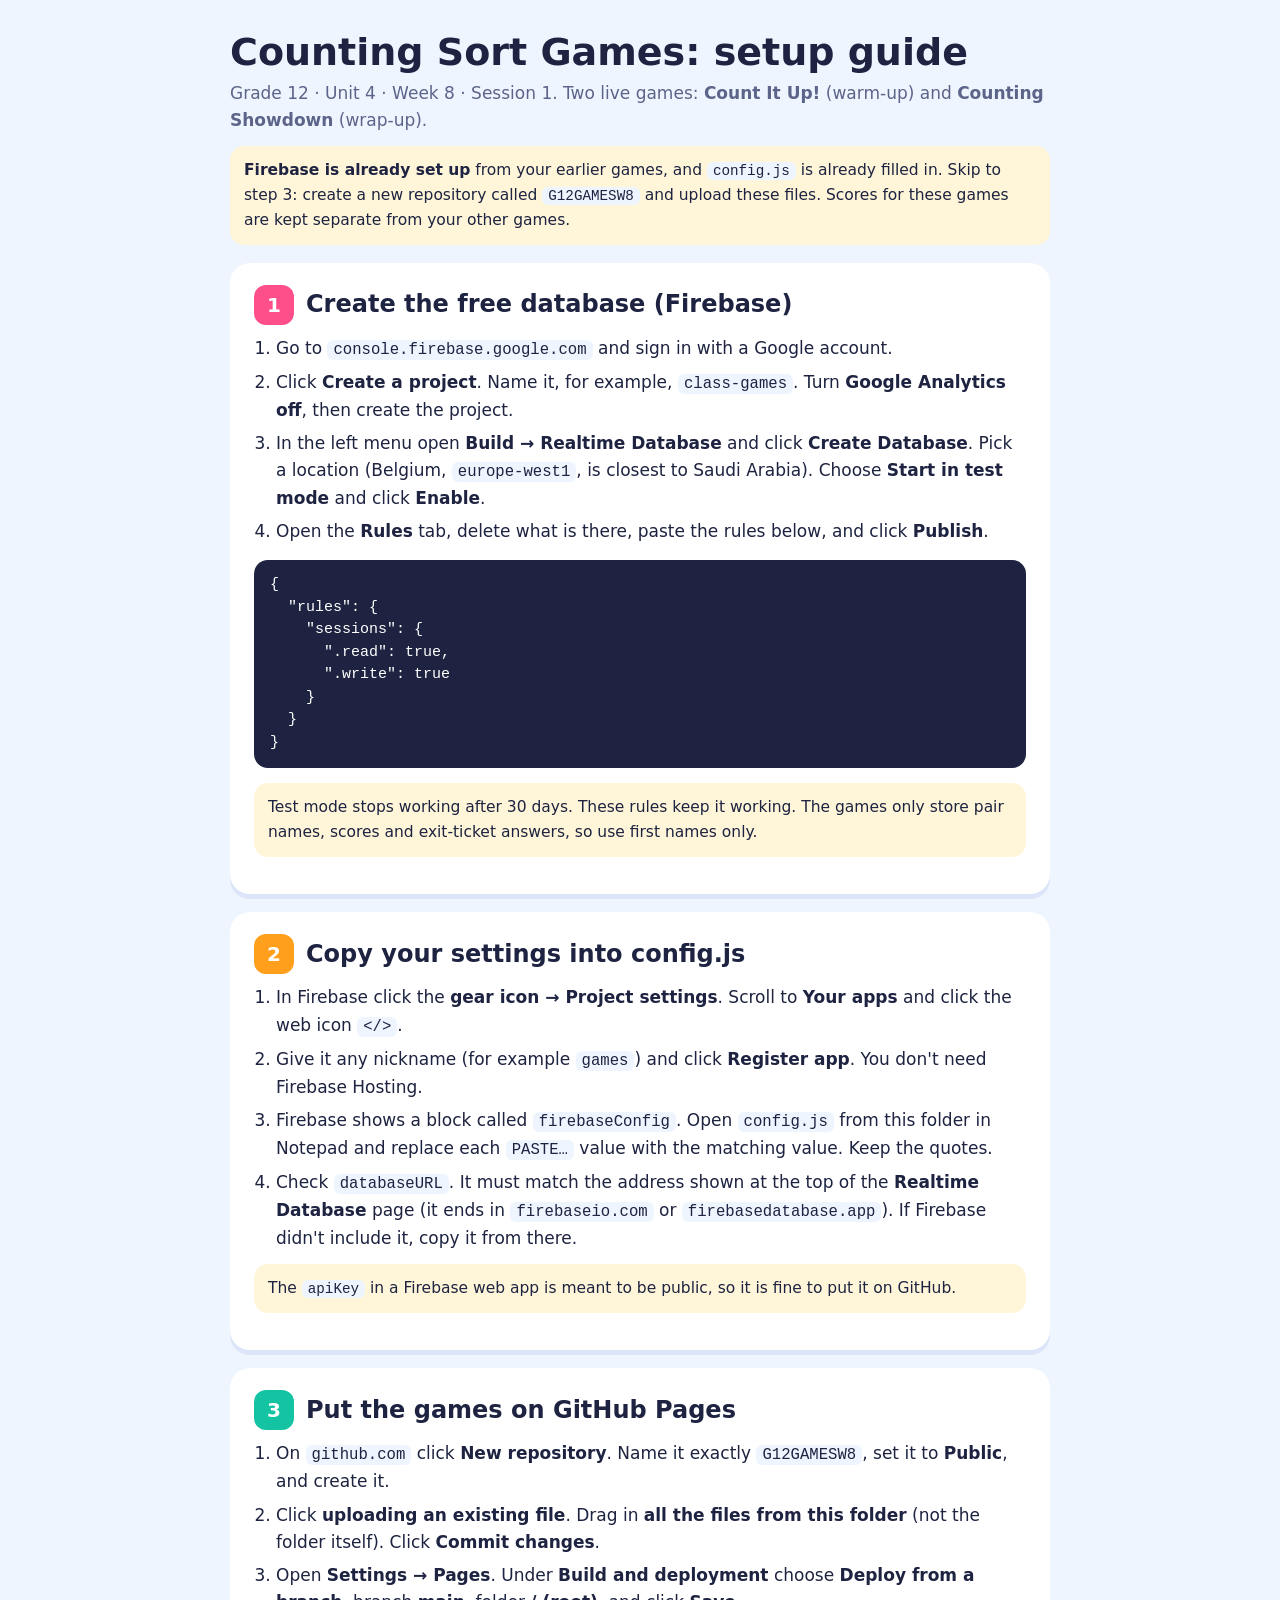
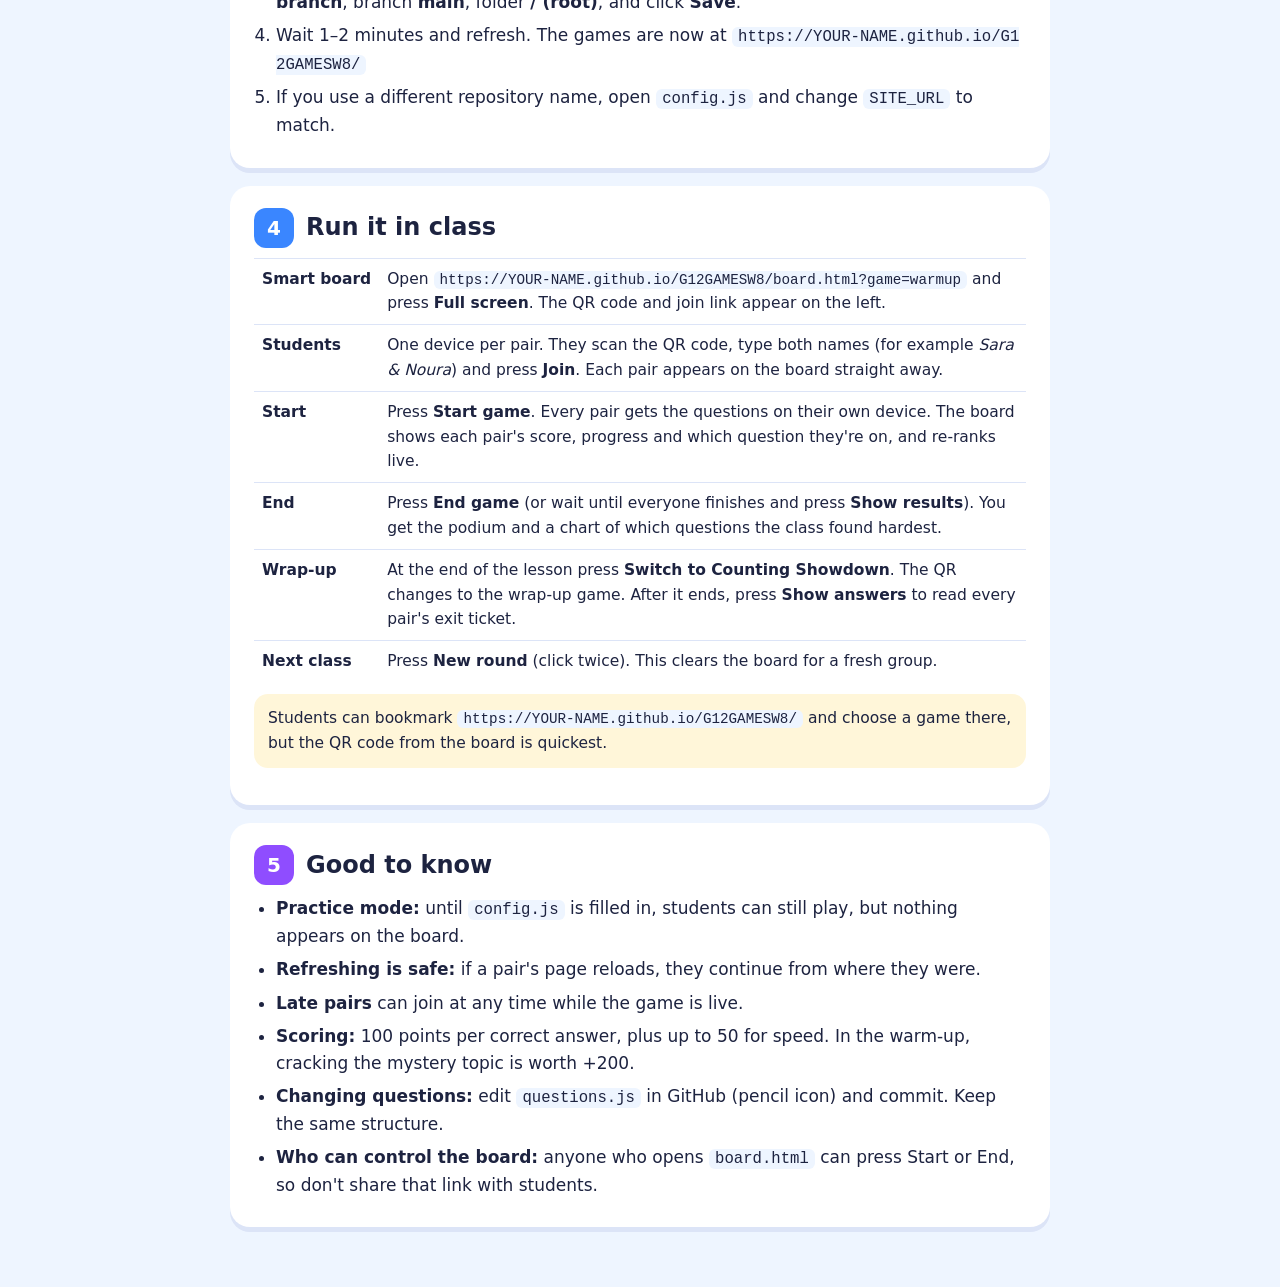
<file: SETUP_GUIDE.html>
<!doctype html>
<html lang="en">
<head>
<meta charset="utf-8">
<meta name="viewport" content="width=device-width, initial-scale=1">
<title>Setup Guide · Counting Sort Games</title>
<style>
  :root { --ink: #1D2340; --soft: #5C6489; --sky: #EEF5FF; --line: #DCE4F7; --purple: #8F4DFF; --pink: #FF4F8B; --teal: #14C3A2; --blue: #3A86FF; --orange: #FF9F1C; }
  body { margin: 0; background: var(--sky); color: var(--ink); font: 17px/1.6 'Segoe UI', system-ui, -apple-system, sans-serif; }
  main { max-width: 820px; margin: 0 auto; padding-inline: 18px; padding-block: 32px 60px; }
  h1 { font-size: 38px; line-height: 1.1; margin: 0 0 6px; }
  h2 { font-size: 24px; margin: 0 0 10px; display: flex; gap: 12px; align-items: center; }
  h2 b { width: 40px; height: 40px; border-radius: 12px; color: #fff; display: grid; place-items: center; font-size: 20px; flex: none; }
  section { background: #fff; border-radius: 20px; padding: 22px 24px; margin-top: 18px; box-shadow: 0 5px 0 var(--line); }
  section:nth-of-type(1) h2 b { background: var(--pink); } section:nth-of-type(2) h2 b { background: var(--orange); } section:nth-of-type(3) h2 b { background: var(--teal); } section:nth-of-type(4) h2 b { background: var(--blue); } section:nth-of-type(5) h2 b { background: var(--purple); }
  ol, ul { margin: 0; padding-left: 22px; } li { margin: 6px 0; }
  code { font-family: Consolas, 'Courier New', monospace; background: var(--sky); padding: 1px 6px; border-radius: 6px; font-size: .92em; word-break: break-all; }
  pre { background: #1D2340; color: #fff; border-radius: 14px; padding: 14px 16px; overflow-x: auto; font: 15px/1.5 Consolas, 'Courier New', monospace; }
  .note { background: #FFF6D9; border-radius: 14px; padding: 12px 14px; margin-top: 12px; font-size: 15.5px; }
  .lede { color: var(--soft); margin: 0; }
  table { width: 100%; border-collapse: collapse; font-size: 15.5px; } td { padding: 8px; border-top: 1px solid var(--line); vertical-align: top; } td:first-child { font-weight: 700; white-space: nowrap; }
</style>
</head>
<body>
<main>
  <h1>Counting Sort Games: setup guide</h1>
  <p class="lede">Grade 12 · Unit 4 · Week 8 · Session 1. Two live games: <b>Count It Up!</b> (warm-up) and <b>Counting Showdown</b> (wrap-up).</p>
  <p class="note"><b>Firebase is already set up</b> from your earlier games, and <code>config.js</code> is already filled in. Skip to step 3: create a new repository called <code>G12GAMESW8</code> and upload these files. Scores for these games are kept separate from your other games.</p>

  <section>
    <h2><b>1</b>Create the free database (Firebase)</h2>
    <ol>
      <li>Go to <code>console.firebase.google.com</code> and sign in with a Google account.</li>
      <li>Click <b>Create a project</b>. Name it, for example, <code>class-games</code>. Turn <b>Google Analytics off</b>, then create the project.</li>
      <li>In the left menu open <b>Build → Realtime Database</b> and click <b>Create Database</b>. Pick a location (Belgium, <code>europe-west1</code>, is closest to Saudi Arabia). Choose <b>Start in test mode</b> and click <b>Enable</b>.</li>
      <li>Open the <b>Rules</b> tab, delete what is there, paste the rules below, and click <b>Publish</b>.</li>
    </ol>
<pre>{
  "rules": {
    "sessions": {
      ".read": true,
      ".write": true
    }
  }
}</pre>
    <p class="note">Test mode stops working after 30 days. These rules keep it working. The games only store pair names, scores and exit-ticket answers, so use first names only.</p>
  </section>

  <section>
    <h2><b>2</b>Copy your settings into config.js</h2>
    <ol>
      <li>In Firebase click the <b>gear icon → Project settings</b>. Scroll to <b>Your apps</b> and click the web icon <code>&lt;/&gt;</code>.</li>
      <li>Give it any nickname (for example <code>games</code>) and click <b>Register app</b>. You don't need Firebase Hosting.</li>
      <li>Firebase shows a block called <code>firebaseConfig</code>. Open <code>config.js</code> from this folder in Notepad and replace each <code>PASTE…</code> value with the matching value. Keep the quotes.</li>
      <li>Check <code>databaseURL</code>. It must match the address shown at the top of the <b>Realtime Database</b> page (it ends in <code>firebaseio.com</code> or <code>firebasedatabase.app</code>). If Firebase didn't include it, copy it from there.</li>
    </ol>
    <p class="note">The <code>apiKey</code> in a Firebase web app is meant to be public, so it is fine to put it on GitHub.</p>
  </section>

  <section>
    <h2><b>3</b>Put the games on GitHub Pages</h2>
    <ol>
      <li>On <code>github.com</code> click <b>New repository</b>. Name it exactly <code>G12GAMESW8</code>, set it to <b>Public</b>, and create it.</li>
      <li>Click <b>uploading an existing file</b>. Drag in <b>all the files from this folder</b> (not the folder itself). Click <b>Commit changes</b>.</li>
      <li>Open <b>Settings → Pages</b>. Under <b>Build and deployment</b> choose <b>Deploy from a branch</b>, branch <b>main</b>, folder <b>/ (root)</b>, and click <b>Save</b>.</li>
      <li>Wait 1–2 minutes and refresh. The games are now at <code>https://YOUR-NAME.github.io/G12GAMESW8/</code></li>
      <li>If you use a different repository name, open <code>config.js</code> and change <code>SITE_URL</code> to match.</li>
    </ol>
  </section>

  <section>
    <h2><b>4</b>Run it in class</h2>
    <table>
      <tr><td>Smart board</td><td>Open <code>https://YOUR-NAME.github.io/G12GAMESW8/board.html?game=warmup</code> and press <b>Full screen</b>. The QR code and join link appear on the left.</td></tr>
      <tr><td>Students</td><td>One device per pair. They scan the QR code, type both names (for example <i>Sara &amp; Noura</i>) and press <b>Join</b>. Each pair appears on the board straight away.</td></tr>
      <tr><td>Start</td><td>Press <b>Start game</b>. Every pair gets the questions on their own device. The board shows each pair's score, progress and which question they're on, and re-ranks live.</td></tr>
      <tr><td>End</td><td>Press <b>End game</b> (or wait until everyone finishes and press <b>Show results</b>). You get the podium and a chart of which questions the class found hardest.</td></tr>
      <tr><td>Wrap-up</td><td>At the end of the lesson press <b>Switch to Counting Showdown</b>. The QR changes to the wrap-up game. After it ends, press <b>Show answers</b> to read every pair's exit ticket.</td></tr>
      <tr><td>Next class</td><td>Press <b>New round</b> (click twice). This clears the board for a fresh group.</td></tr>
    </table>
    <p class="note">Students can bookmark <code>https://YOUR-NAME.github.io/G12GAMESW8/</code> and choose a game there, but the QR code from the board is quickest.</p>
  </section>

  <section>
    <h2><b>5</b>Good to know</h2>
    <ul>
      <li><b>Practice mode:</b> until <code>config.js</code> is filled in, students can still play, but nothing appears on the board.</li>
      <li><b>Refreshing is safe:</b> if a pair's page reloads, they continue from where they were.</li>
      <li><b>Late pairs</b> can join at any time while the game is live.</li>
      <li><b>Scoring:</b> 100 points per correct answer, plus up to 50 for speed. In the warm-up, cracking the mystery topic is worth +200.</li>
      <li><b>Changing questions:</b> edit <code>questions.js</code> in GitHub (pencil icon) and commit. Keep the same structure.</li>
      <li><b>Who can control the board:</b> anyone who opens <code>board.html</code> can press Start or End, so don't share that link with students.</li>
    </ul>
  </section>
</main>
</body>
</html>
</file>
